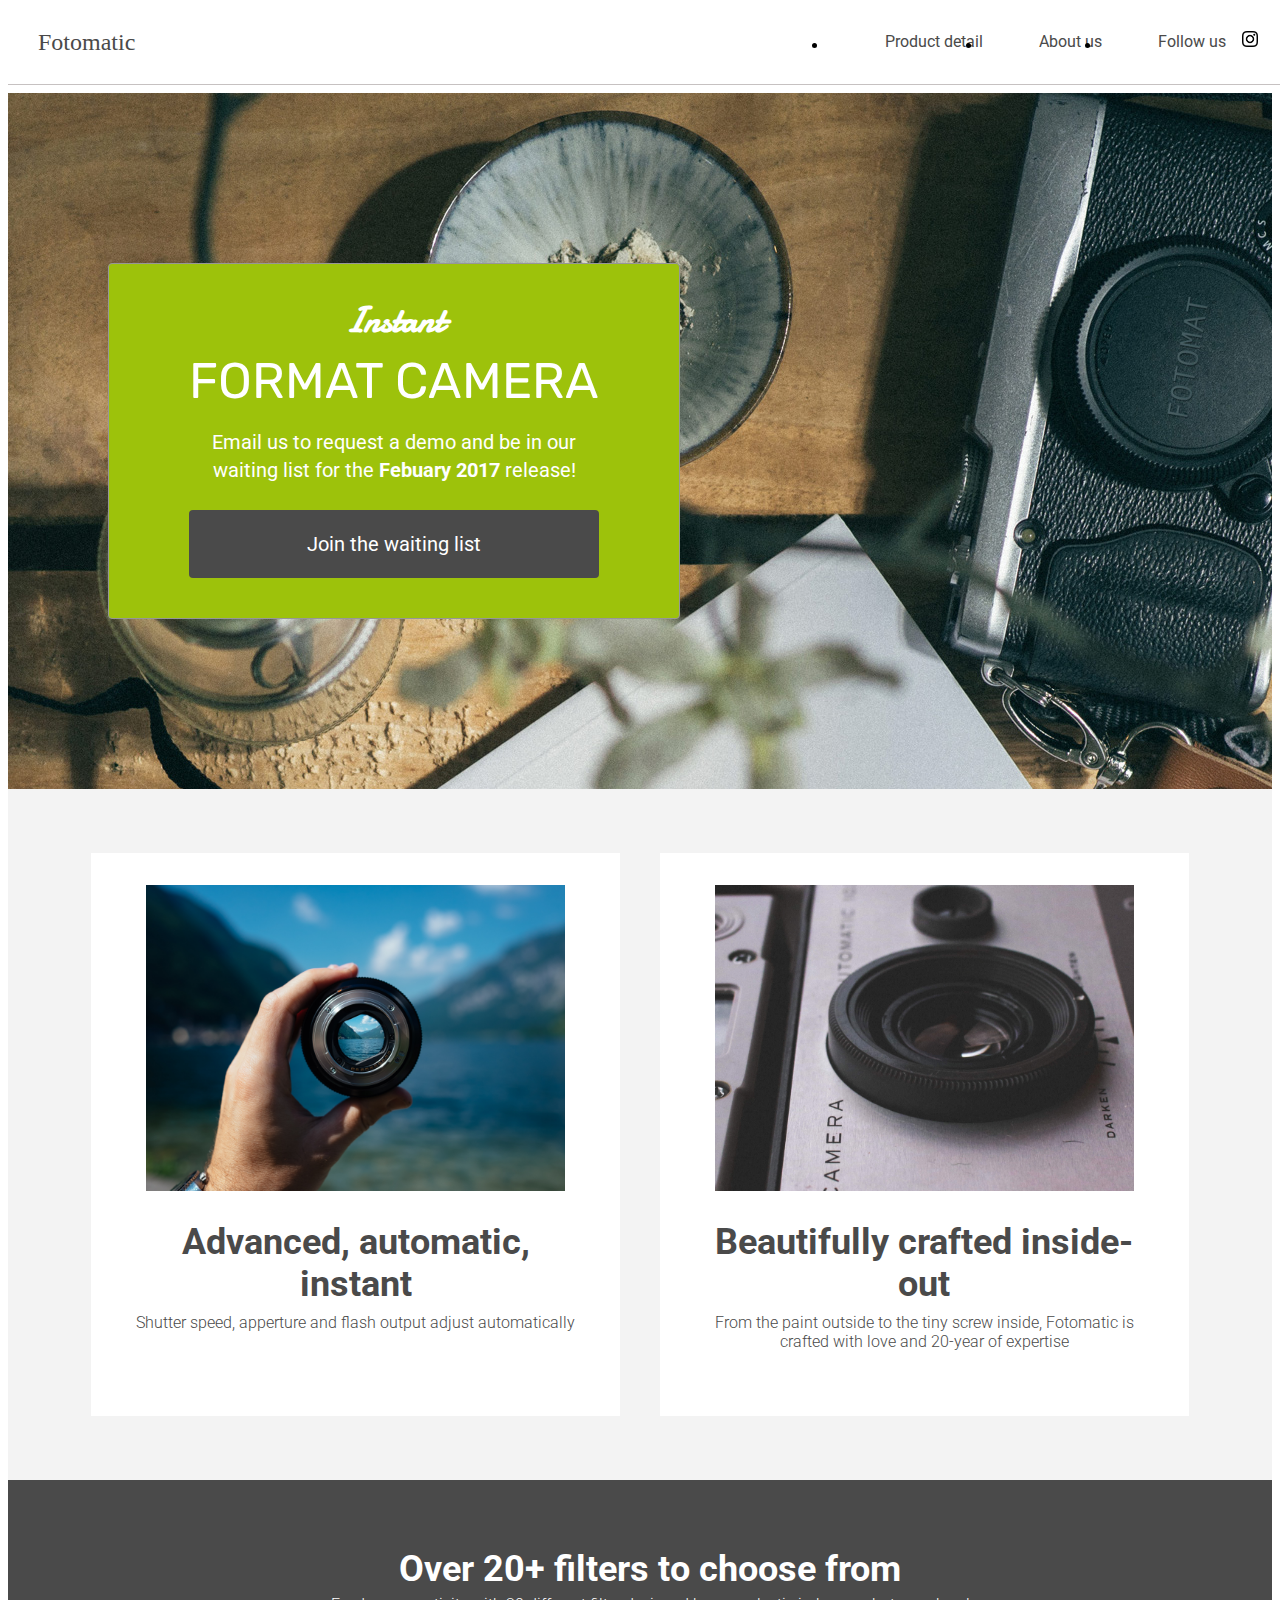
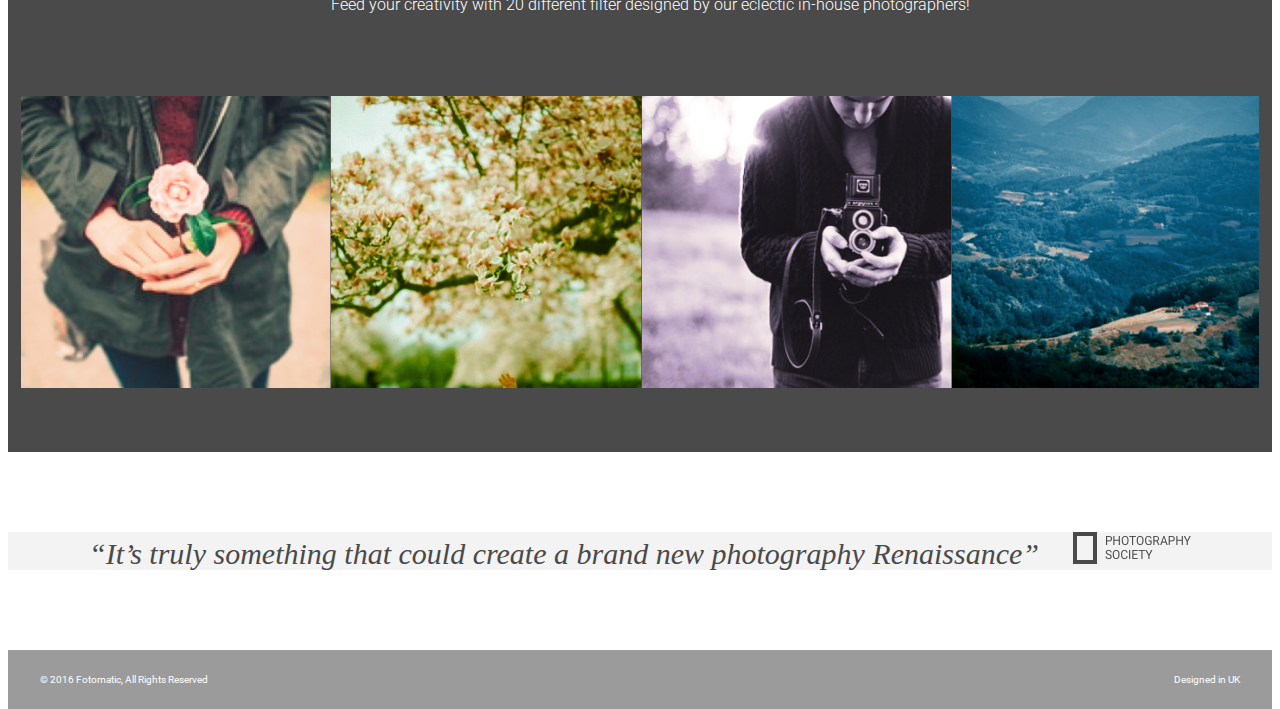
<file: index.html>
<!DOCTYPE html>
<html>
<head>
  <link href="https://fonts.googleapis.com/css?family=Damion" rel="stylesheet">
  <link href="https://fonts.googleapis.com/css?family=Rubik" rel="stylesheet">
  <link href="https://fonts.googleapis.com/css?family=Roboto:300,400,600,700" rel="stylesheet">
  <link rel="stylesheet" href="./resources/css/style.css">
  <meta charset="UTF-8">
</head>
<body>
  <!-- Header -->
  <header>
    <div class="content">
      <a href="index.html" class="desktop logo">Fotomatic</a>
      <nav class="desktop">
        <ul>
          <li><a href="#">Product detail</a></li>
          <li><a href="#">About us</a></li>
          <li><a href="https://www.instagram.com/">Follow us <img class="icon" src="./resources/images/instagram.png"></a></li>
        </ul>
      </nav>
      <nav class="mobile">
        <ul>
          <li class=" mobile-logos "><a href="#"><img src="./resources/images/ic-logo.svg"></a></li>
          <li class=" mobile-logos "><a href="#"><img src="./resources/images/ic-product-detail.svg"></a></li>
          <li class=" mobile-logos "><a href="#"><img src="./resources/images/ic-about-us.svg"></a></li>
          <li><a href="#" class="button">Join us</a></li>
        </ul>
      </nav>
    </div>
  </header>

  <!-- Main Content -->
  <div class="main-content">

    <!-- Sign Up Section -->
    <div id="sign-up-section" class="banner">
      <div id="sign-up-cta">
        <div class="content center">
          <div class="header">
            <h2 class="cursive">Instant</h2>
            <h1 class="striking">FORMAT CAMERA</h1>
          </div>
          <div class="email">
            <span>
              Email us to request a demo and be in our waiting list for the <strong>Febuary 2017</strong> release!
            </span>
            <div class="button">Join the waiting list</div>
          </div>
        </div>
      </div>
    </div>

    <!-- Features Section -->
    <div id="features-section">
      <div class="feature">
        <div class="center">
          <div class="image-container">
            <img src="./resources/images/feature-1.png" />
          </div>
          <div class="content">
            <h2>Advanced, automatic, instant</h2>
            <h3>Shutter speed, apperture and flash output adjust automatically</h3>
          </div>
        </div>
      </div>
      <div class="feature">
        <div class="center">
          <div class="image-container">
            <img src="./resources/images/feature-2.png" />
          </div>
          <div class="content">
            <h2>Beautifully crafted inside-out</h2>
            <h3>From the paint outside to the tiny screw inside, Fotomatic is crafted with love and 20-year of expertise</h3>
          </div>
        </div>
      </div>
    </div>

    <!-- Filters Section -->
    <div id="filters-section">
      <div class="content center">
        <h2>Over 20+ filters to choose from</h2>
        <h3>Feed your creativity with 20 different filter designed by our eclectic in-house photographers!</h3>
      </div>
      <div class="images-container">
        <div class="image-container">
          <img src="./resources/images/filter-1.png" />
        </div>
        <div class="image-container">
          <img src="./resources/images/filter-2.png" />
        </div>
        <div class="image-container">
          <img src="./resources/images/filter-3.png" />
        </div>
        <div class="image-container extra">
          <img src="./resources/images/filter-4.png" />
        </div>
      </div>
    </div>

    
    <div id="quotes-section">
      <div class="content center">
        <span class="quote">“It’s truly something that could create a brand new photography Renaissance”</span>
        <img class="quote-citation" src="./resources/images/photography-logo.png" />
      </div>
    </div>

    <!-- Footer -->
    <footer>
      <div class="content">
        <span class="copyright">© 2016  Fotomatic, All Rights Reserved</span>
        <span class="location">Designed in UK</span>
      </div>
    </footer>

  </div>
</body>
</html>
</file>
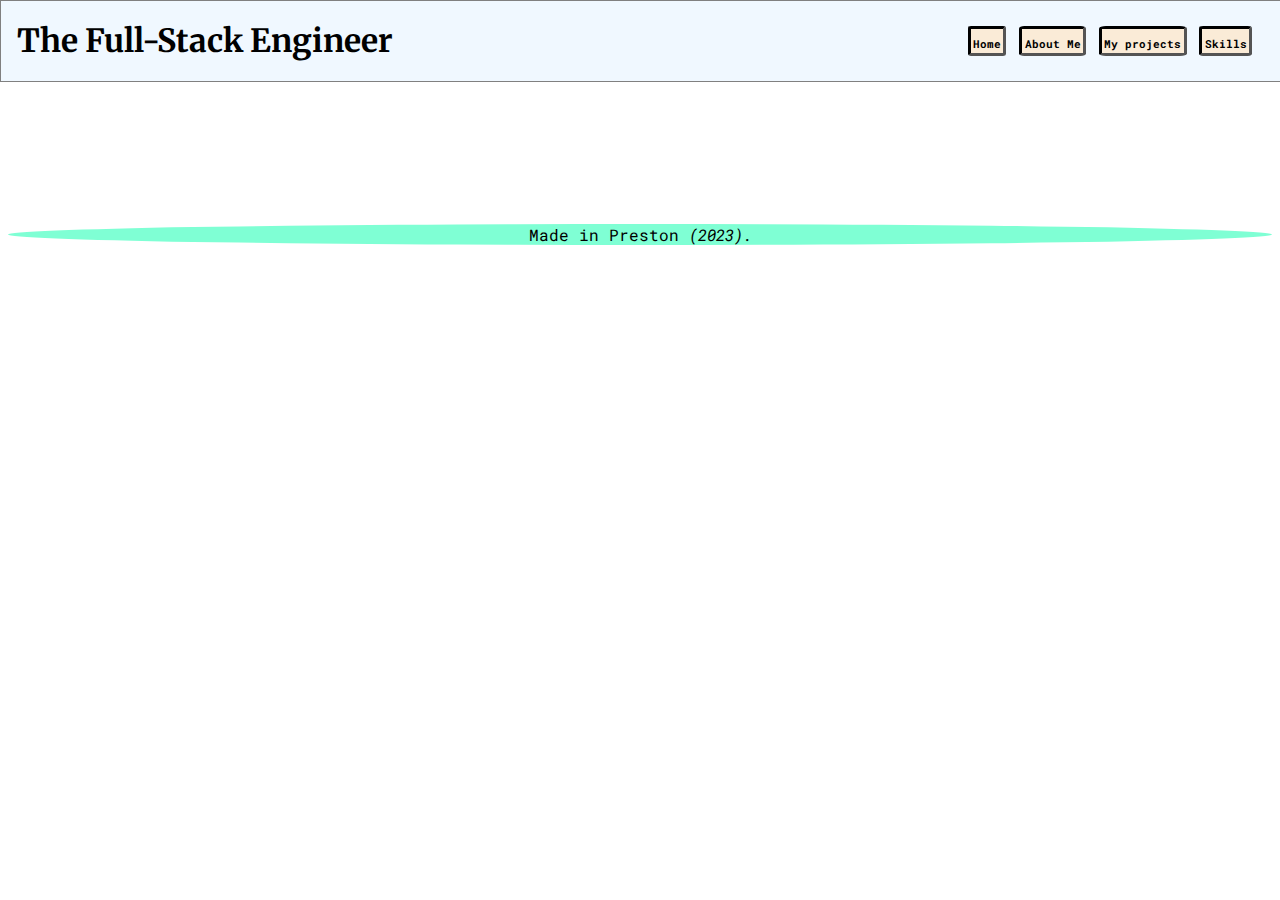
<file: Contact.html>
<!DOCTYPE html>
<html lang="en">
<head>
    <title>My Contact</title>
    <meta charset="UTF-8">
    <meta name="viewport" content="width=device-width, initial-scale=1.0">
    <link rel="stylesheet" href="/portfolio.css">        
    <link rel="preconnect" href="https://fonts.googleapis.com">
    <link rel="preconnect" href="https://fonts.gstatic.com" crossorigin>
    <link href="https://fonts.googleapis.com/css2?family=Lato&family=Merriweather:wght@900&family=Poppins:ital,wght@0,200;0,400;0,500;0,700;0,800;1,400;1,700;1,800&family=Roboto+Mono:wght@400;500;600&display=swap" rel="stylesheet">
</head>

<body>
    <header>
        <h1 id="Main Heading">The Full-Stack Engineer</h1>
        <nav>
            <ul>
                <li class="button"><a href="/portfolio.html">Home</a></li>
                <li class="button"><a href="/portfolio.html#bio">About Me</a></li>
                <li class="button"><a href="/portfolio.html#project">My projects</a></li>
                <li class="button"><a href="/portfolio.html#skills">Skills</a></li>                
            </ul>
        </nav>
    </header>

    <main>
               

    </main>
    <footer>
        <p>Made in Preston <em>(2023).</em></p>
    </footer>
    





    <script src="/portfolio.js" > </script>
</body>


</html>
</file>
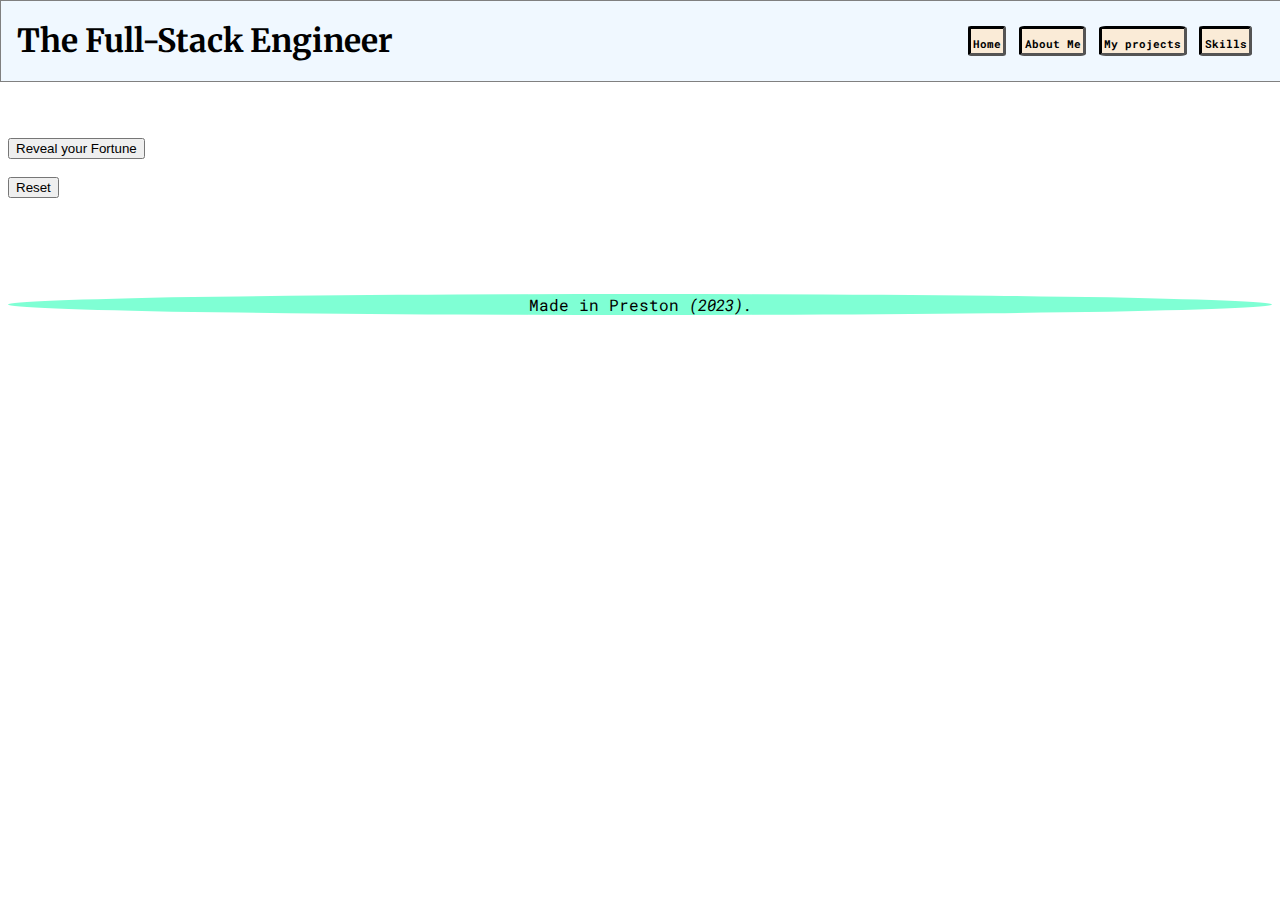
<file: fortune.html>
<!DOCTYPE html>
<html lang="en">
<head>
    <title>My Contact</title>
    <meta charset="UTF-8">
    <meta name="viewport" content="width=device-width, initial-scale=1.0">
    <link rel="stylesheet" href="/portfolio.css">        
    <link rel="preconnect" href="https://fonts.googleapis.com">
    <link rel="preconnect" href="https://fonts.gstatic.com" crossorigin>
    <link href="https://fonts.googleapis.com/css2?family=Lato&family=Merriweather:wght@900&family=Poppins:ital,wght@0,200;0,400;0,500;0,700;0,800;1,400;1,700;1,800&family=Roboto+Mono:wght@400;500;600&display=swap" rel="stylesheet">
</head>

<body>
    <header>
        <h1 id="Main Heading">The Full-Stack Engineer</h1>
        <nav>
            <ul>
                <li class="button"><a href="/portfolio.html">Home</a></li>
                <li class="button"><a href="/portfolio.html#bio">About Me</a></li>
                <li class="button"><a href="/portfolio.html#project">My projects</a></li>
                <li class="button"><a href="/portfolio.html#skills">Skills</a></li>                
            </ul>
        </nav>
    </header>

    <main id="content">
        <div id="game">
            <div id="game1">
                <div id="game2">
                    <div id="game3">
                        <button id="btn">Reveal your Fortune</button>
                        <p id="fortune"></p>
                    </div>
                </div>
            </div>
            <button id="reset">Reset</button>
            

        </div>
        
               

    </main>
    <footer>
        <p>Made in Preston <em>(2023).</em></p>
    </footer>
    





    <script src="/portfolio.js" > </script>
    <script src="/fortune.js" > </script>
</body>


</html>
</file>
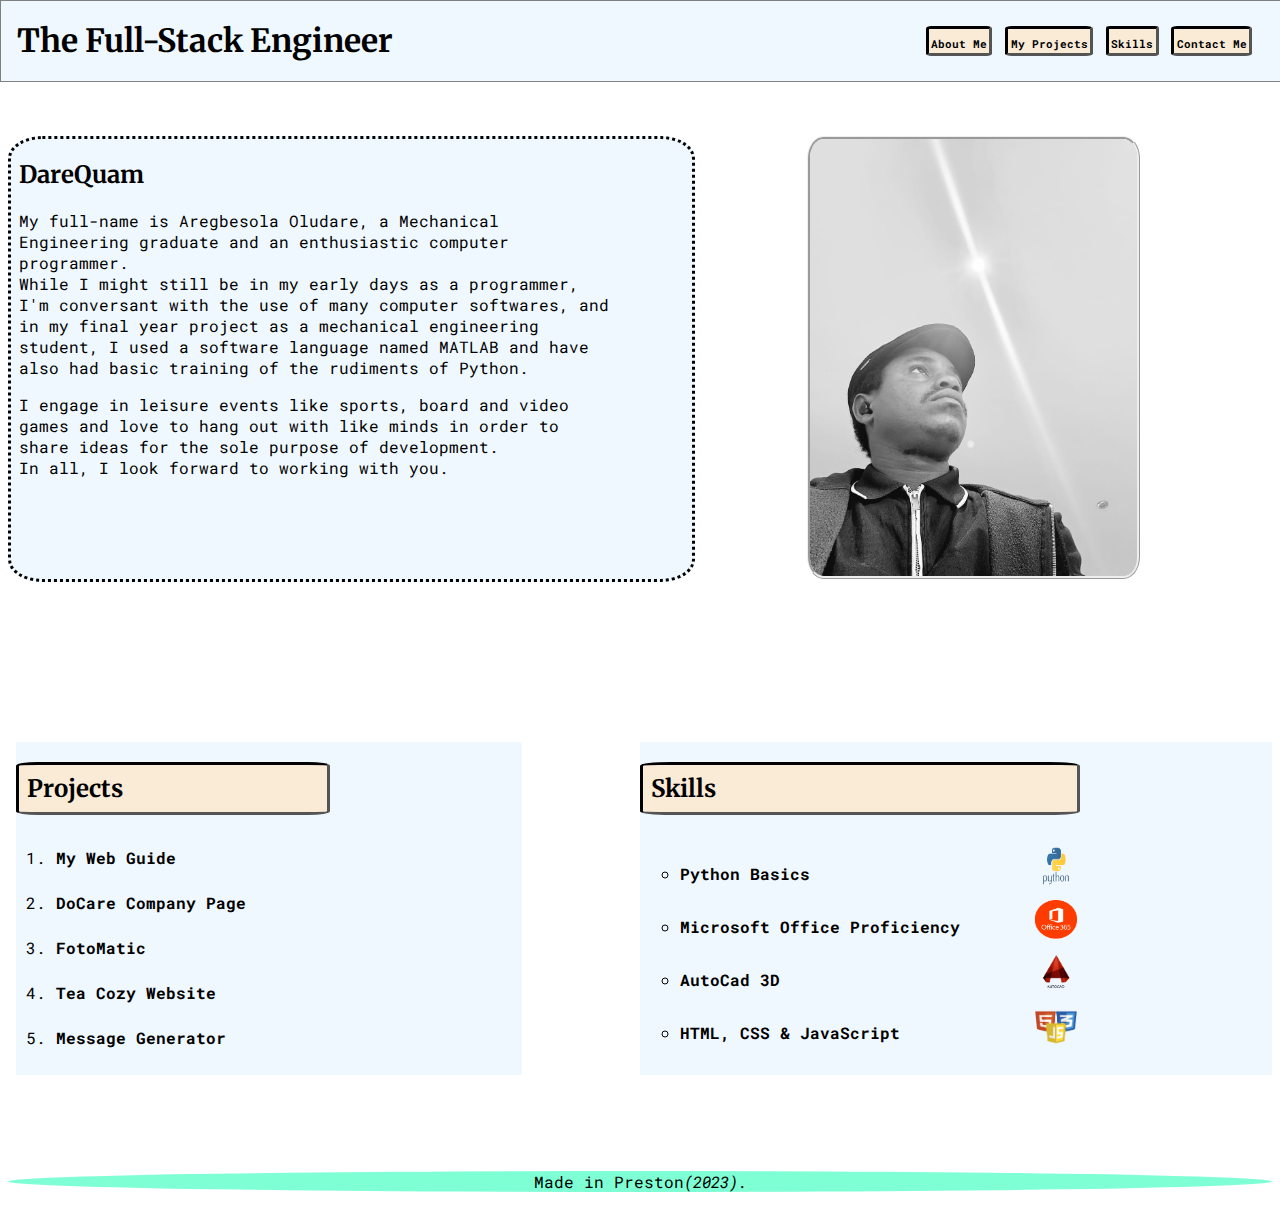
<file: portfolio.html>
<!DOCTYPE html>
<html lang="en">
<head>
    <meta charset="UTF-8">
    <meta name="viewport" content="width=device-width, initial-scale=1.0">
    <link rel="stylesheet" href="/portfolio.css">    
    <title>My Portfolio Website</title>
    <link rel="preconnect" href="https://fonts.googleapis.com">
    <link rel="preconnect" href="https://fonts.gstatic.com" crossorigin>
    <link href="https://fonts.googleapis.com/css2?family=Lato&family=Merriweather:wght@900&family=Poppins:ital,wght@0,200;0,400;0,500;0,700;0,800;1,400;1,700;1,800&family=Roboto+Mono:wght@400;500;600&display=swap" rel="stylesheet">
    <!-- <script src="/portfolio.js" type="text/javascript" > </script> -->
</head>

<body>
    <header>
        <h1 id="Main Heading">The Full-Stack Engineer</h1>
        <nav>
            <ul>
                <li class="button" ><a href="#bio">About Me</a></li>
                <li class="button"><a href="#project">My Projects</a></li>
                <li class="button"><a href="#skills">Skills</a></li>
                <li class="button"><a href="/Contact.html">Contact Me</a></li>
            </ul>
        </nav>
    </header>

    <main id="content">
        <div id="bio">
            <div id="about-me">
                <h2 id="myName">DareQuam</h2>
                <p>My full-name is Aregbesola Oludare, a Mechanical Engineering graduate and an enthusiastic 
                    computer programmer.<br>
                    While I might still be in my early days as a programmer, I'm conversant with the use of many 
                    computer softwares, and in my final year project as a mechanical engineering student, 
                    I used a software language named MATLAB and have also had basic training of the rudiments of Python.
                </p>
                <p>
                    I engage in leisure events like sports, board and video games and love to hang out 
                    with like minds in order to share ideas for the sole purpose of development.<br>
                    In all, I look forward to working with you.
                </p>
            </div>
            <div id="images-container">
                <img src="/agba.jpg" id="my-image" alt="an image of the programmer">
            </div>            
        </div>
        <div id="project-skill">
            <div id="project">
                <h2>Projects</h2>
                <ol>
                    <li><h3><a href="">My Web Guide</a></h3></li>
                    <li><h3><a href="">DoCare Company Page</a></h3></li>
                    <li><h3><a href="">FotoMatic</a></h3></li>
                    <li><h3><a href="">Tea Cozy Website</a></h3></li>
                    <li><h3><a href="">Message Generator</a></h3></li>
                </ol>           
                
            </div>
            <div id="skills">
                <h2>Skills</h2>
                <ul>
                    <li>
                        <div class="skills">
                            <h3>Python Basics</h3>
                            <img src="/python logo.png" alt="python programming logo" class="logo">
                        </div>
                        
                    </li>
                    <li>
                        <div class="skills">
                            <h3>Microsoft Office Proficiency</h3>
                            <img src="/office logo.png" alt="Microsoft Office logo" class="logo">
                        </div>
                        
                    </li>
                    <li>
                        <div class="skills">
                            <h3>AutoCad 3D</h3>
                            <img src="/CAD logo.png" alt="AutoCad 3D logo" class="logo">
                        </div>
                        
                    </li>
                    <li>
                        <div class="skills">
                            <h3>HTML, CSS & JavaScript</h3>
                        <img src="/html css Js.png" alt="HTML, CSS and Javascript logos" class="logo">
                        </div>                        
                    </li>                    
                </ul>
            </div>

        </div>

    </main>
    <footer>
        <p>Made in Preston<em>(2023).</em></p>
    </footer>
    

    <script src="portfolio.js">
        
    </script>



    
</body>


</html>
</file>
<file: resources/css/style.css>
/* Universal Styles */

html {
  font-family: "Roboto", sans-serif;
  font-size: 16px;
}

.main-content { 
  position: relative;
  top: 5.3125rem; /* To offset for fixed header. */
}

.center {
  text-align: center;
}

.button {
  border-radius: 4px;
  background-color: #4a4a4a;
  color: white;  
}

.image-container {
  overflow: hidden;
}

.image-container img {
  display: block;
  max-width: 100%;
} 

header a{
  text-decoration: none;
} 

@media only screen and (max-width: 760px) {
  .main-content {
    top: 2.5625rem;
  }
}

/* Header */

header {
  position: fixed;
  top:0;
  width: 100%;
  height: 5.25rem;
  border-bottom: solid 1px #c6c1c1;
  background-color:white;  
  z-index: 100;  
 
}

header .content {
  display: flex;
  align-items: center;
  padding: 1.875rem;   
  height: 1.5rem;
}


header .logo {
  flex: 1;  
  font-size: 1.5rem;
  color:#4a4a4a ;
  font-family: "Roboto Mono";
}

header nav ul {
  display: flex;
}

nav li {
  padding-left: 3.5rem;
}

nav a {
  vertical-align: bottom;
  line-height: 1.6;
  font-size: 1rem;
  color: #4a4a4a;
}

header .icon {
  width: 1rem;
  padding-left: .75rem;
}

header .mobile {
  display: none;
}



@media only screen and (max-width: 760px) {
  
  header .content .desktop {
    margin-right: 0;    
    padding-right:0;
      
  }

  header .content .desktop, header .content .desktop ul{
    flex-shrink: 0;
    flex-basis: auto;
    margin: auto;    
  }  

  header{ 
    display:flex;
    align-items: center;
    height:2.5625rem;
    border-bottom: none;
  }

  header .mobile {
    display: block;
    margin-left: 0;    
    padding-left: 0;  
    flex-shrink: 0;
    flex-basis: auto;    
  }

  .mobile-logos{
    display: none;
  }

  header .content {
    padding: .5rem 0;    
    width: 100%;
    display: flex;
    justify-content: space-around;
    
    
  }

  header .mobile ul {
    margin-right: 1rem;
    float: right;
  }

  header .mobile li {
    padding: 0;
    
  }

  header .mobile .button {
    padding: .1875rem .5rem;
    background-color: #9dc20b;
    line-height: 1.6;
    color: white;     
    
  }
}


@media only screen and (max-width: 685px){
  
  header .content{
    display: flex;
    justify-content: center;
  }
  
  
  header .content .desktop {
    display: none;
  }

  header .content .mobile {
    display: block;         
    padding-left: 0.125rem;    
    width: 100%;
    
  }

  .mobile ul{     
    display: flex;   
    justify-content: space-around;
    align-items: center;
    width: 100%;
              
  }

  .mobile .mobile-logos{
    display: contents;
    
  } 
  header .mobile li{
    padding: 0 ;
  }
}

/* Sign Up Section */

#sign-up-section {
  display: flex;
  justify-content: flex-start;
  align-items: flex-start;
  height: 43.5rem;
  background-image: url("../images/banner-landingpage.jpg");
  margin: 0;
 
}

#sign-up-cta {
  padding: 0 5rem 2.5rem 5rem;
  border: solid 1px #979797;
  border-radius: 4px;
  background-color: #9dc20b;
  margin-left: 6.25rem;
  margin-top: 10.625rem;
}

#sign-up-cta .content {
  width: 25.625rem;
  margin-top: 2rem;
  font-family: "Roboto", sans-serif;
  font-size: 1.25rem;
  line-height: 1.4;
  color: white;
}

#sign-up-cta h1 {
  font-size: 3.125rem;

}

#sign-up-cta h2 {
  font-size: 2.25rem;
  
}

#sign-up-cta span strong {
  font-weight: bold;

}

#sign-up-cta .cursive {
  font-family: "Damion", cursive;
  margin-bottom: 0;
  padding: 0;
}

#sign-up-cta .striking {
  font-family: "Rubik", sans-serif;
  margin-top: 0;
  margin-bottom: 0.75rem;
  font-weight: 400;
}

#sign-up-cta .button {
  margin-top: 1.625rem;
  padding: 1.25rem 7.25rem;  
}

@media only screen and (max-width: 760px) {
  #sign-up-section {
    align-items: center;
    justify-content: center;
    height: 25rem;    
    background-size: cover;
  }

  #sign-up-cta {
    position: static;
    width: auto;
    height: auto;
    background-color: transparent;
    border: none;
    margin: 0 auto;
  }

  #sign-up-cta .content {
    margin-top: 0;
  }

  #sign-up-cta .email {
    display: none;
  }

  #sign-up-cta h1 {
    font-size: 3.125rem;
  }

  #sign-up-cta h2 {
    font-size: 2.25rem;
  }

  .striking{ 
    flex-shrink: 0;
  }
}

@media only screen and (max-width: 685px) {
  #sign-up-section {
    height: 20rem;
  }

  #sign-up-cta h1 {
    font-size: 2.25rem;
  }

  #sign-up-cta h2 {
    font-size: 2rem;
  }
}

/* Features Section */

#features-section {
  display: flex;
  justify-content: space-between;
  padding: 4rem 5%;
  background-color: #f3f3f3;
  
}

.feature {
  flex: 1;
  padding: 2rem;
  margin: 0px 1.25rem;
  background-color: white;
  margin-bottom: 0;
}

.feature .image-container {
  width: 90%;
  height: 65%;
  margin: 0 auto;
}

.feature h2 {
  padding-bottom: .5rem;
  font-family: "Roboto" ;
  font-size: 2.25rem;
  font-weight: bold;
  color: #4a4a4a;  
  margin-bottom: 0; 
}

.feature h3 {
  font-size: 1rem;
  line-height: 1.2;
  font-weight: 300;
  color: #4a4a4a;
  margin-top: 0;
  margin-bottom: 2rem;
}

@media only screen and (max-width: 890px) {
  .feature h2 {
    font-size: 1.125rem;
    line-height: 1.3;
    font-weight: normal;
  }

  .feature h3 {
    font-size: .875rem;
    line-height: 1.4;
  }
}

@media only screen and (max-width: 760px) {
  #features-section {
    flex-flow: column;
    padding: 0;
  }

  .feature {
    margin: 0;
    padding: 1.25rem 1rem 0 1rem;
  }
}

/* Filters Section */

#filters-section {
  padding: 4rem 0;
  background-color: #4a4a4a;
  
}

#filters-section .content {
  padding: 0 .625rem;
  margin-bottom: 5rem;
  width: 100%;
}

#filters-section .content h2 {
  font-size: 2.25rem;
  font-weight: bold ;
  color: white;
  line-height: 1.4;
  margin-left: 0; 
  margin: 0; 
  
}

#filters-section .content h3 {
  font-size: 1rem;
  line-height: 1.4;
  font-weight: 300;
  color: white;
  margin: 0 auto;
}

#filters-section .images-container {
  max-width: 100%;
  padding: 0 1%;
  display: flex;
  
}

@media only screen and (max-width: 760px) {
  #filters-section {
    padding: 1.5rem 0 0 0;
  }

  #filters-section .content {
    margin-bottom: 1rem;
  }

  #filters-section .content h2 {
    padding-bottom: .625rem;
    font-size: 1.125rem;
    line-height: 1.3;
    font-weight: normal;
  }

  #filters-section .content h3 {
    font-size: .875rem;
    line-height: 1.4;
  }

  #filters-section .images-container {
    padding: 0;
  }

  #filters-section .extra {
    display: none;
  }
}

/* Quotes Section */

#quotes-section {
  background-color: #f3f3f3;
  margin: 5rem 0;
}

#quotes-section content {
  
}

.quote {
  padding-right: 1.875rem;
  font-family: "Palatino", serif;
  font-size: 1.875rem;
  line-height: 1.1;
  font-style: italic;
  color: #4a4a4a;
}

#quotes-section quote-citation {
  height: 1.875rem;
}

@media only screen and (max-width: 760px) {
  
  #quotes-section {
    padding: 0;    
    margin: 0;
  }

  #quotes-section .content {
    padding: 1.875rem .625rem;
    
  }

  #quotes-section .quote {
    font-size: 1.5rem;
    line-height: 1.4;
    display:block;    
  }

  #quotes-section .quote-citation {
    display: block;
    padding-top: 1rem;
    margin: auto;
  }
}

/* Footer */

footer {
  background-color: #9b9b9b;
  padding: 1.5rem 2rem;
}

footer .content {
  color: white;
  display: flex;
  font-size: .75rem;
  font-family: "Roboto", serif;
}

footer .copyright {
  flex-grow: 1;
  
  
}

@media only screen and (min-width: 760px) {
  footer .content {
    font-size: .625rem;
  }
}
</file>
<file: portfolio.css>
html {
    font-family: 'Roboto Mono';
    font-size: 16px;
  }
header{
    display:flex;
    width: 100%;
    height: 5rem;
    background-color: aliceblue;
    position: fixed;
    top: 0;  
    left: 0;  
    align-items: center;
    justify-content:space-between;
    z-index: 1;
    border: solid grey 1px;

}

h1{
    font-family: Merriweather, sans-serif; 
    margin-left: 1rem; 
    /* background-color: aqua; */
    min-width:50%;
}

h2{
    font-family: Merriweather, sans-serif;
    font-size: x-large;
}

h3{
    font-family: 'Roboto Mono', sans-serif;
    font-size:1rem;
}

nav{
    margin-right: 1rem;
    /* background-color: bisque;     */
    
}

nav ul{
    display: flex;
    list-style: none;
    
}

.button{
    margin-right: 0.8rem;    
    border-radius: 8%;
    background-color: antiquewhite;
    border: inset black;
    padding: .1rem .15rem;

}

/* .button:active{
    background-color: cyan;
    box-shadow: 1px 3px;
} */


header a{
    text-decoration: none;
    color: inherit ;
    font-family: 'Roboto Mono', sans-serif;;
    font-size:70%;
    font-weight: bold;
}

#content{
    position: relative;
    top: 8rem;
}

#bio{
    display: flex;    
    width: 100%;   
    justify-content: space-between;    
}

#about-me{
    width: 90%;    
    padding: 0 5rem 0 .5rem;
    border-style: dotted;
    margin-right: 2rem;
    border-radius: 5%;
    background-color: aliceblue;
}
#images-container{
    overflow: hidden; 
    /* height:auto;    */
    /* background-color: aliceblue;   */
}

#my-image{
    width: 60%;
    height: 98%;
    margin-left: 5rem; 
    border-style: ridge;
    border-radius: 5%;
}


#project-skill{
    margin-top: 10rem;    
    display: flex;
    justify-content: space-between;    
}

#project{
    margin-left: .5rem;
    width: 40%;
    background-color: aliceblue;
}

#project h2, #skills h2{
    margin-bottom: 2rem;
    background-color: antiquewhite;
    border: inset black;
    margin-right: 12rem;
    padding: .5rem .5rem;
    border-radius: 7%;
}

#project h3{
    margin-bottom:1.5rem ;
    
}

#project h3 a{
    text-decoration: none;
    color: inherit;
}

#project h3 a:after{
    color :blueviolet;
}

#skills{
    width: 50%;
    background-color: aliceblue;
}

#skills ul{
   list-style-type: circle; 
}

.skills{
    display: grid;
    grid-template-columns: 3fr 2fr;
}
.logo{
    height: 2.4rem;
    width: 2.6rem;    
}

.logo:hover{
    height: 3rem;
    width: 3.2rem;
}

footer{
    position: relative;
    margin-top: 14rem;
    border-radius: 50%;
    background-color: aquamarine;
}

footer p{
    text-align: center;
}

@media only screen and (max-width: 800px){

    header{
        height: auto;
    }
    nav ul{
        display: block; 
        margin-top: 0.3rem;       
    }
    .button{
        margin-bottom: .3rem;
        border-radius: 10%;
        padding: .2rem 1rem;
        text-align: center;
        
    }
    h1{
        margin: 0 auto;
    }

    #content{
        top: 12rem;
    }

    #bio{
        display:block;
    }
    #about-me{
        width: auto;
        padding: 0rem 1rem;
        margin: auto;
        text-align: left;
    }

    #images-container{
        margin: 2rem auto;
        /* background-color: red; */

    }

    #my-image{
        display: block;
        margin: auto;
        /* background-color: blue ; */
        height: 70%;
        
    }

    #project h2, #skills h2{
        margin: auto;
        /* background-color: aqua; */
    }
}

@media only screen and (max-width: 580px){
    header{
        display: block;
    }

    header h1{
        text-align: center;
        margin: auto;
        min-width: 50%;
        font-size: 160%;        
    }

    nav{        
        margin:  auto;
    }
    nav ul{
        display: flex;
        /* background-color: aqua; */
        margin: auto; 
        padding: 0;
        justify-content: space-around;
        
    }
    .button{
        margin: 1rem 0;
        border-radius: 10%;
        padding: .2rem .5rem;
        text-align: center;        
    }

    header a{
        font-size: 70%;
    }

    #project-skill{
        display: block;
    }
    #project, #skills{
        width: auto;
    }
}
</file>
